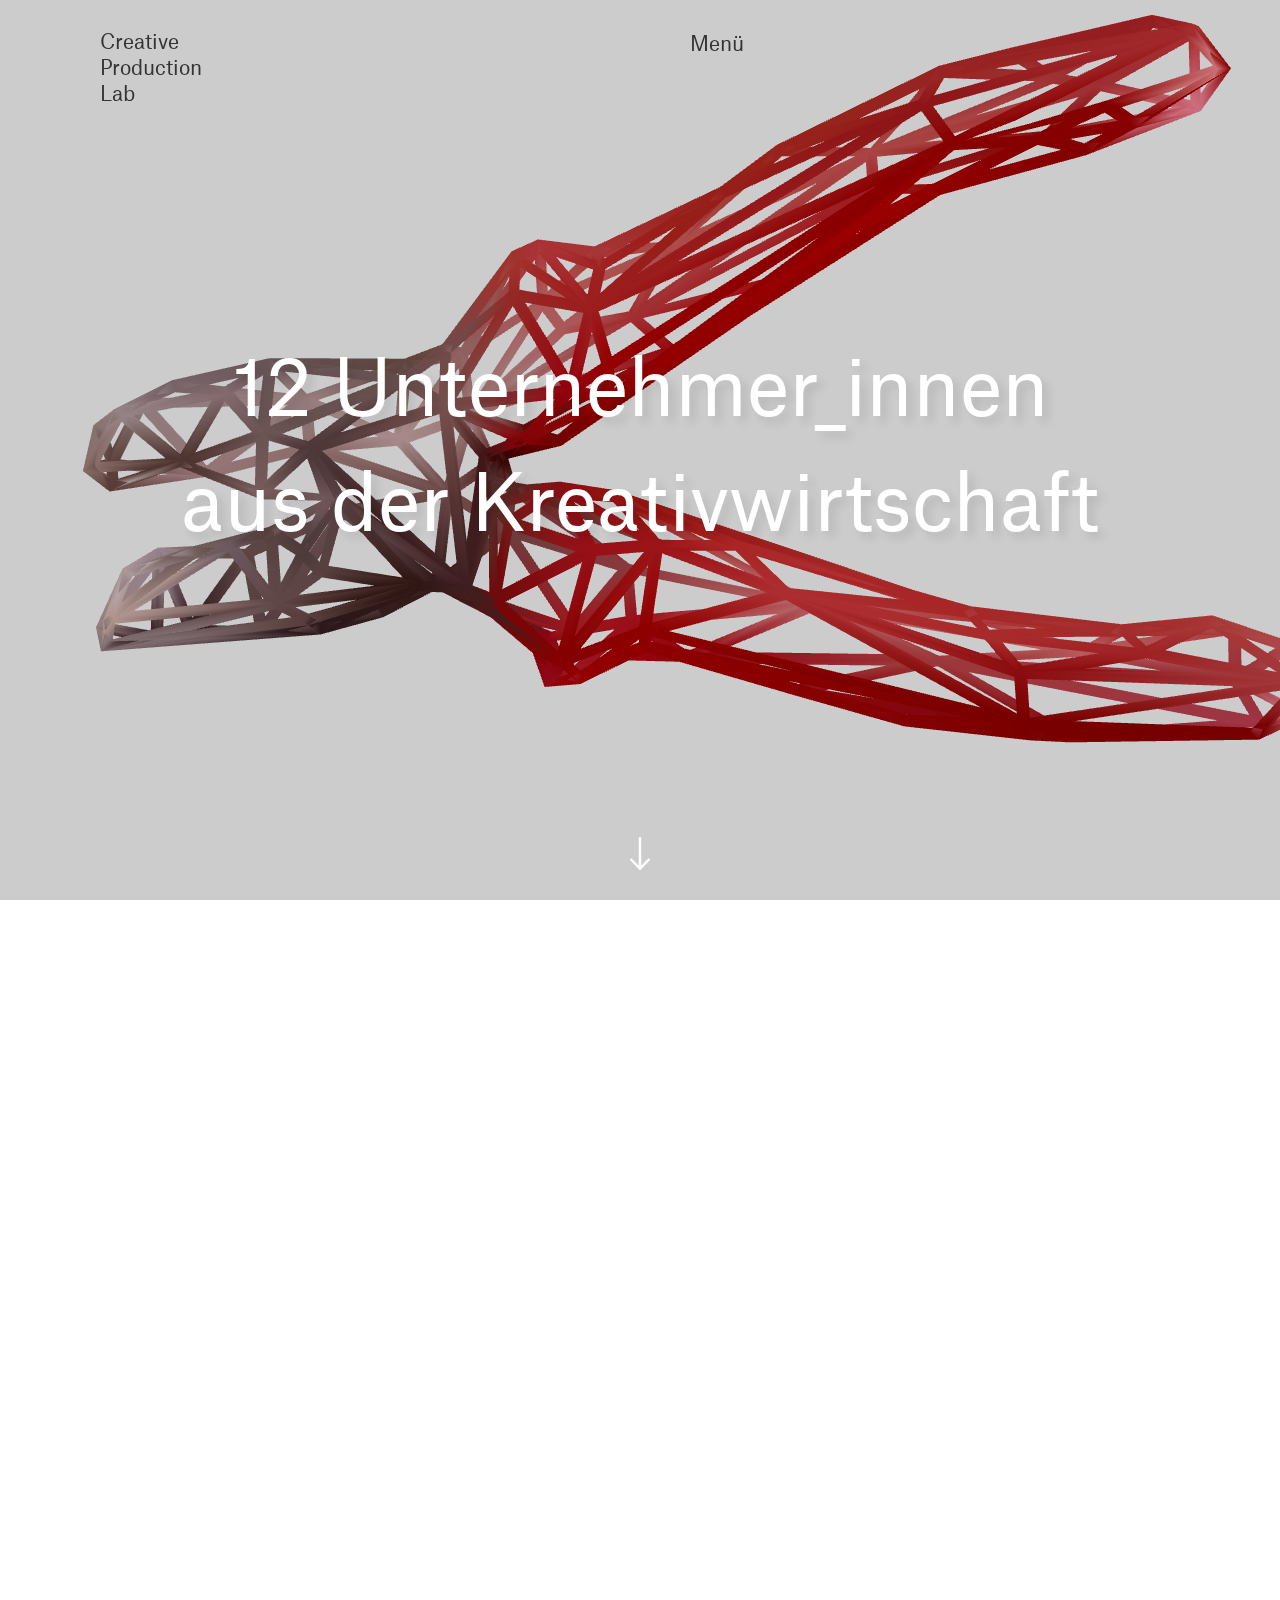
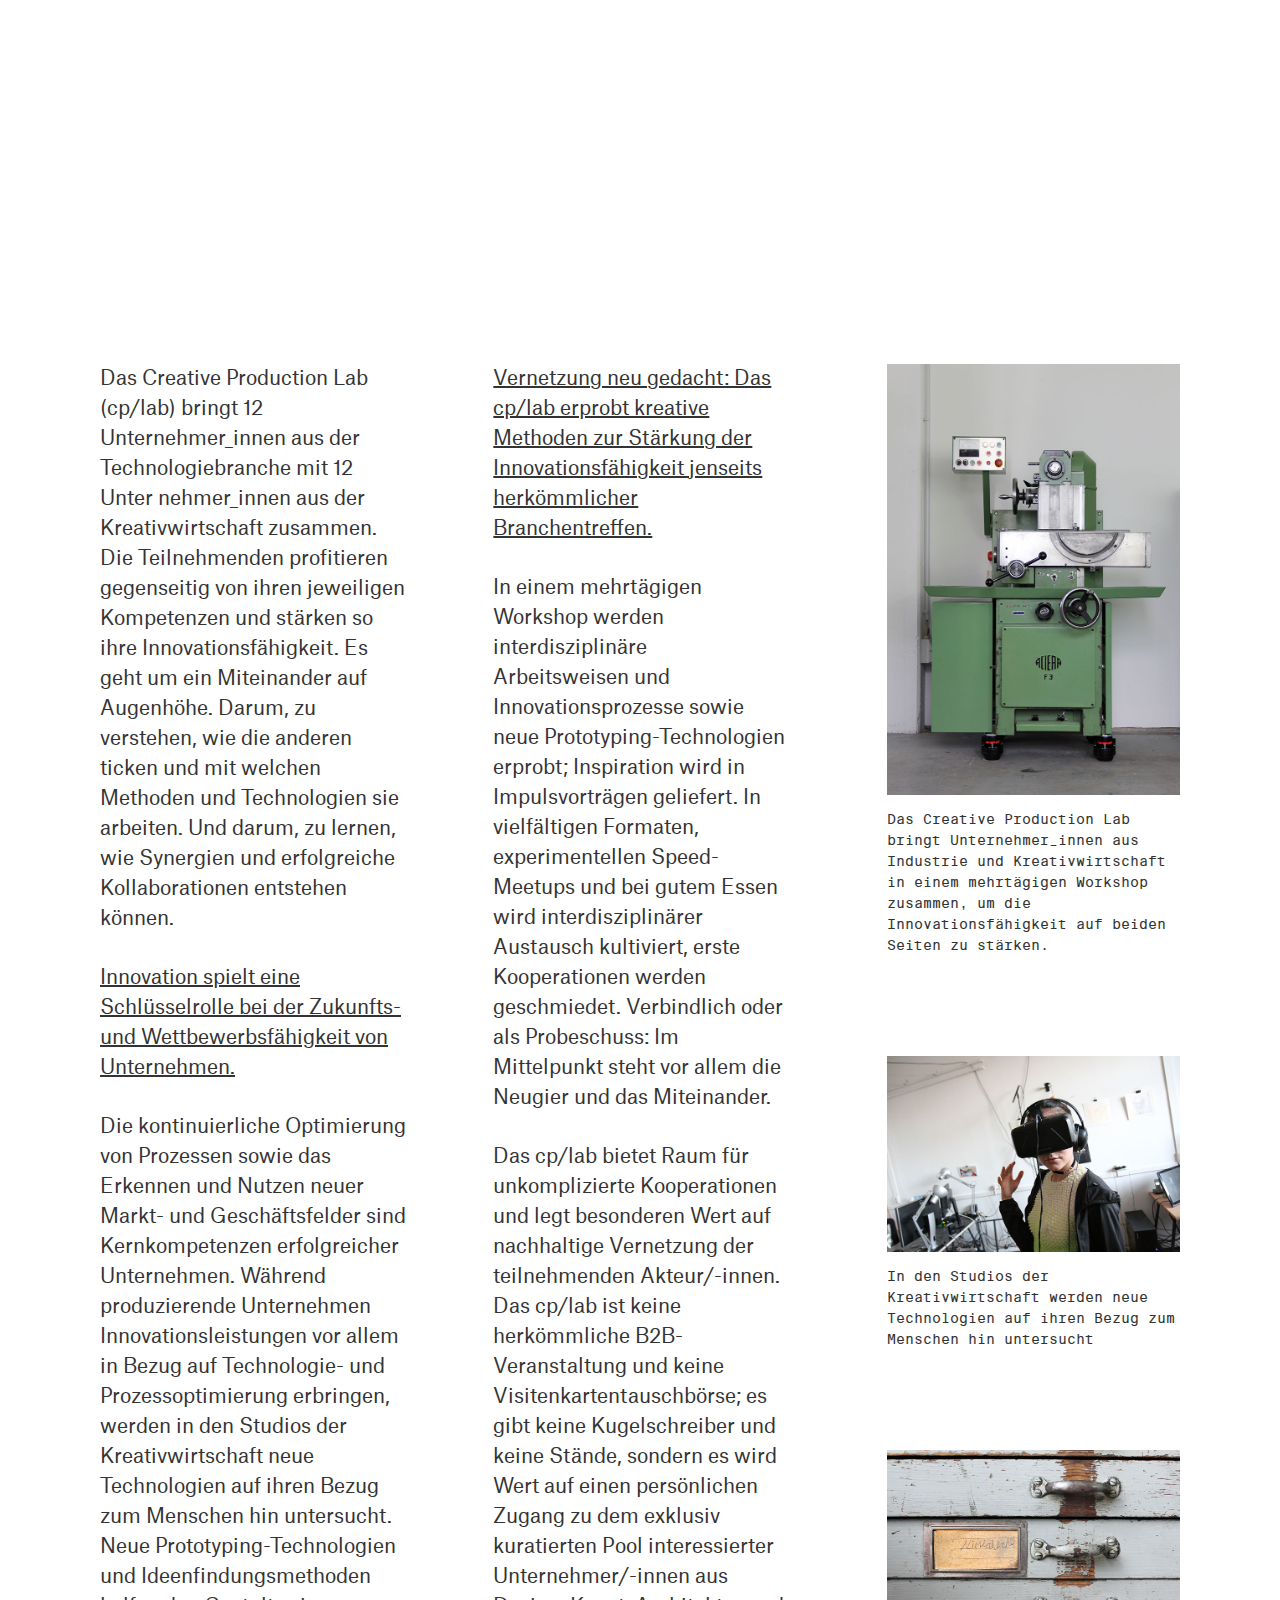
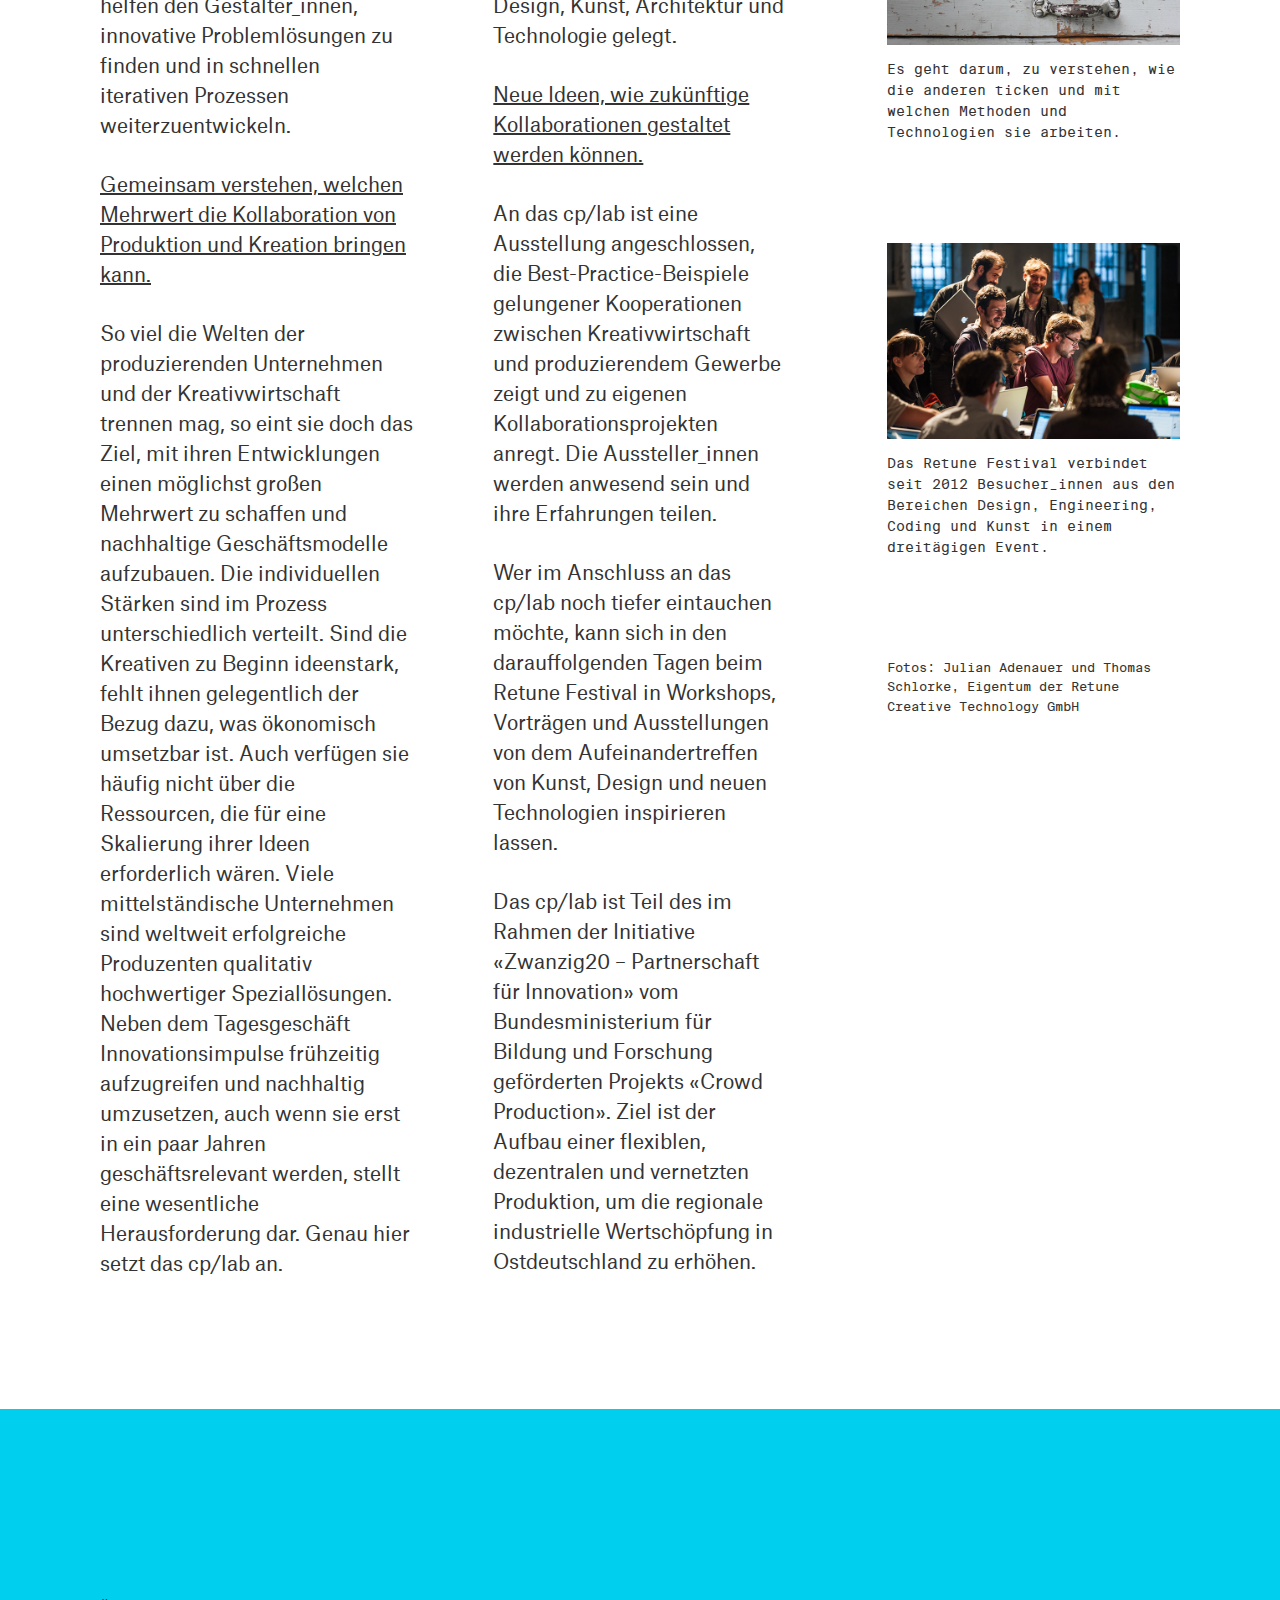
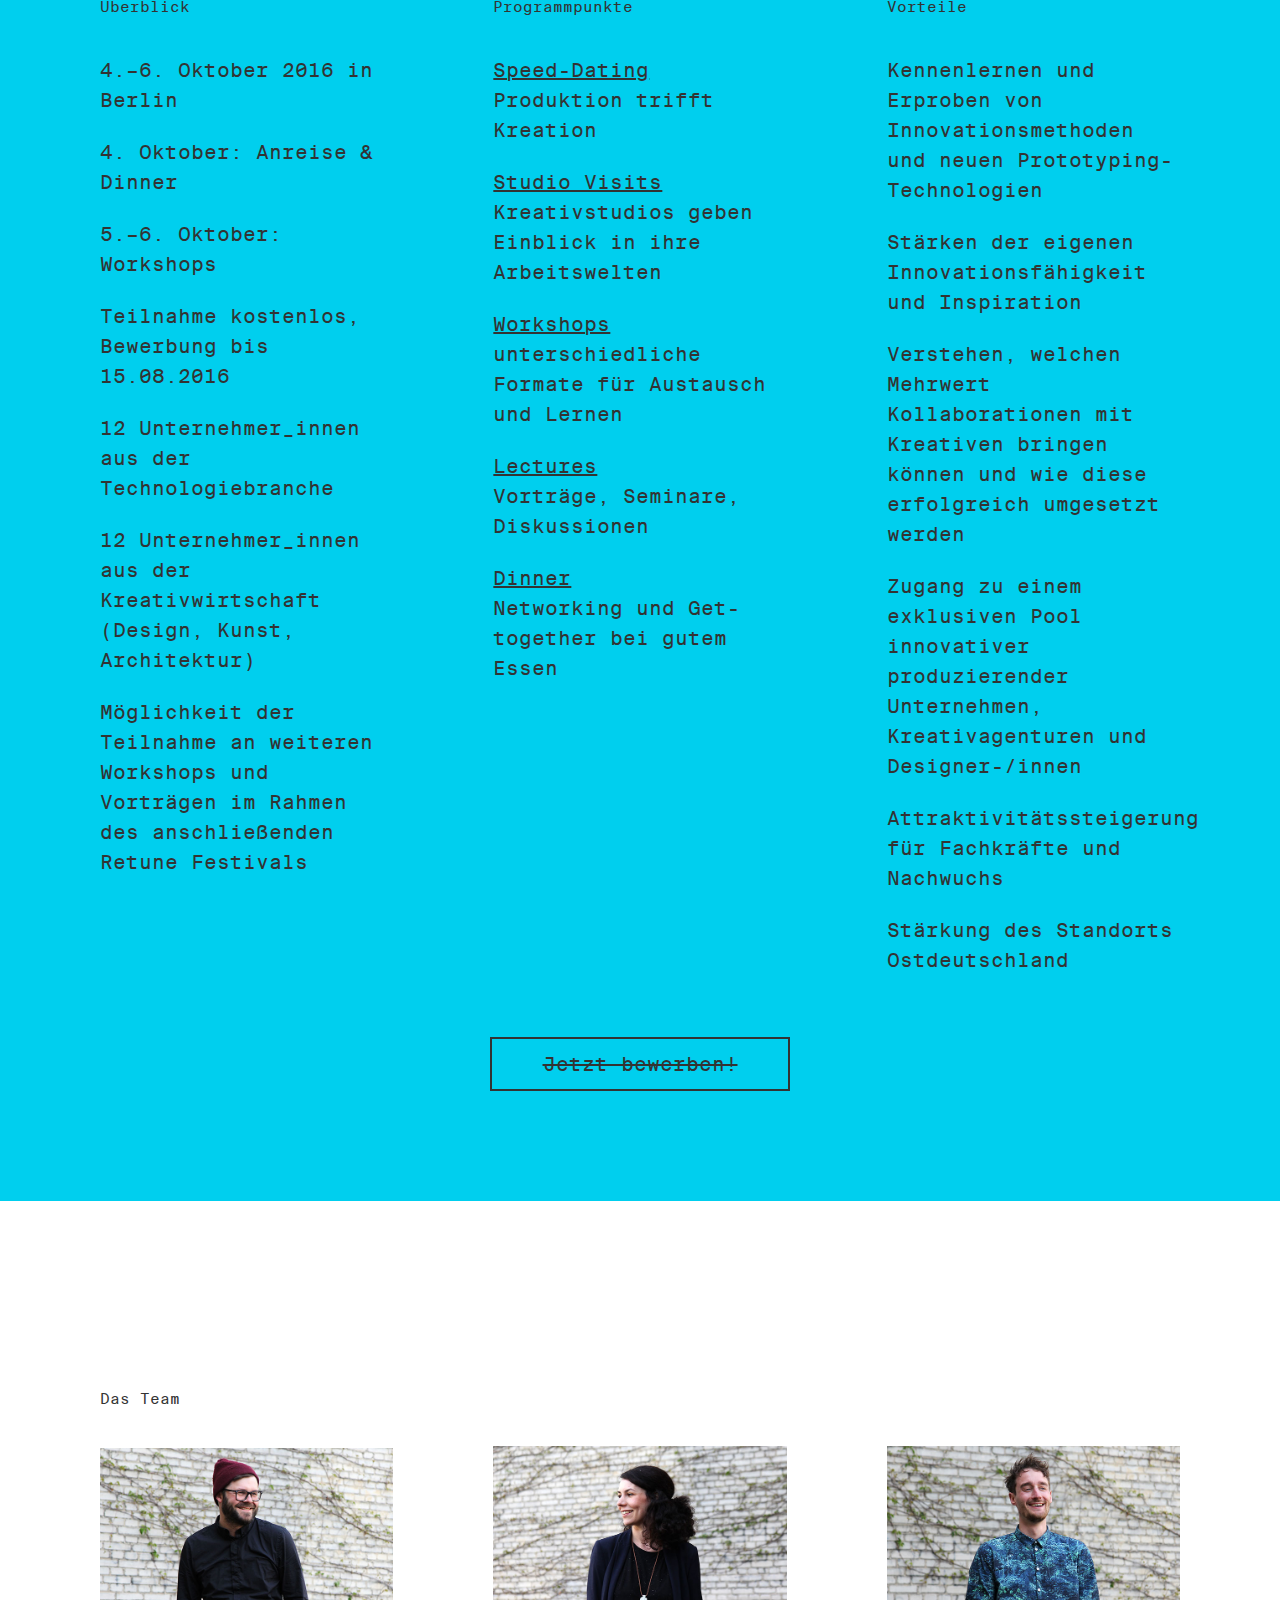
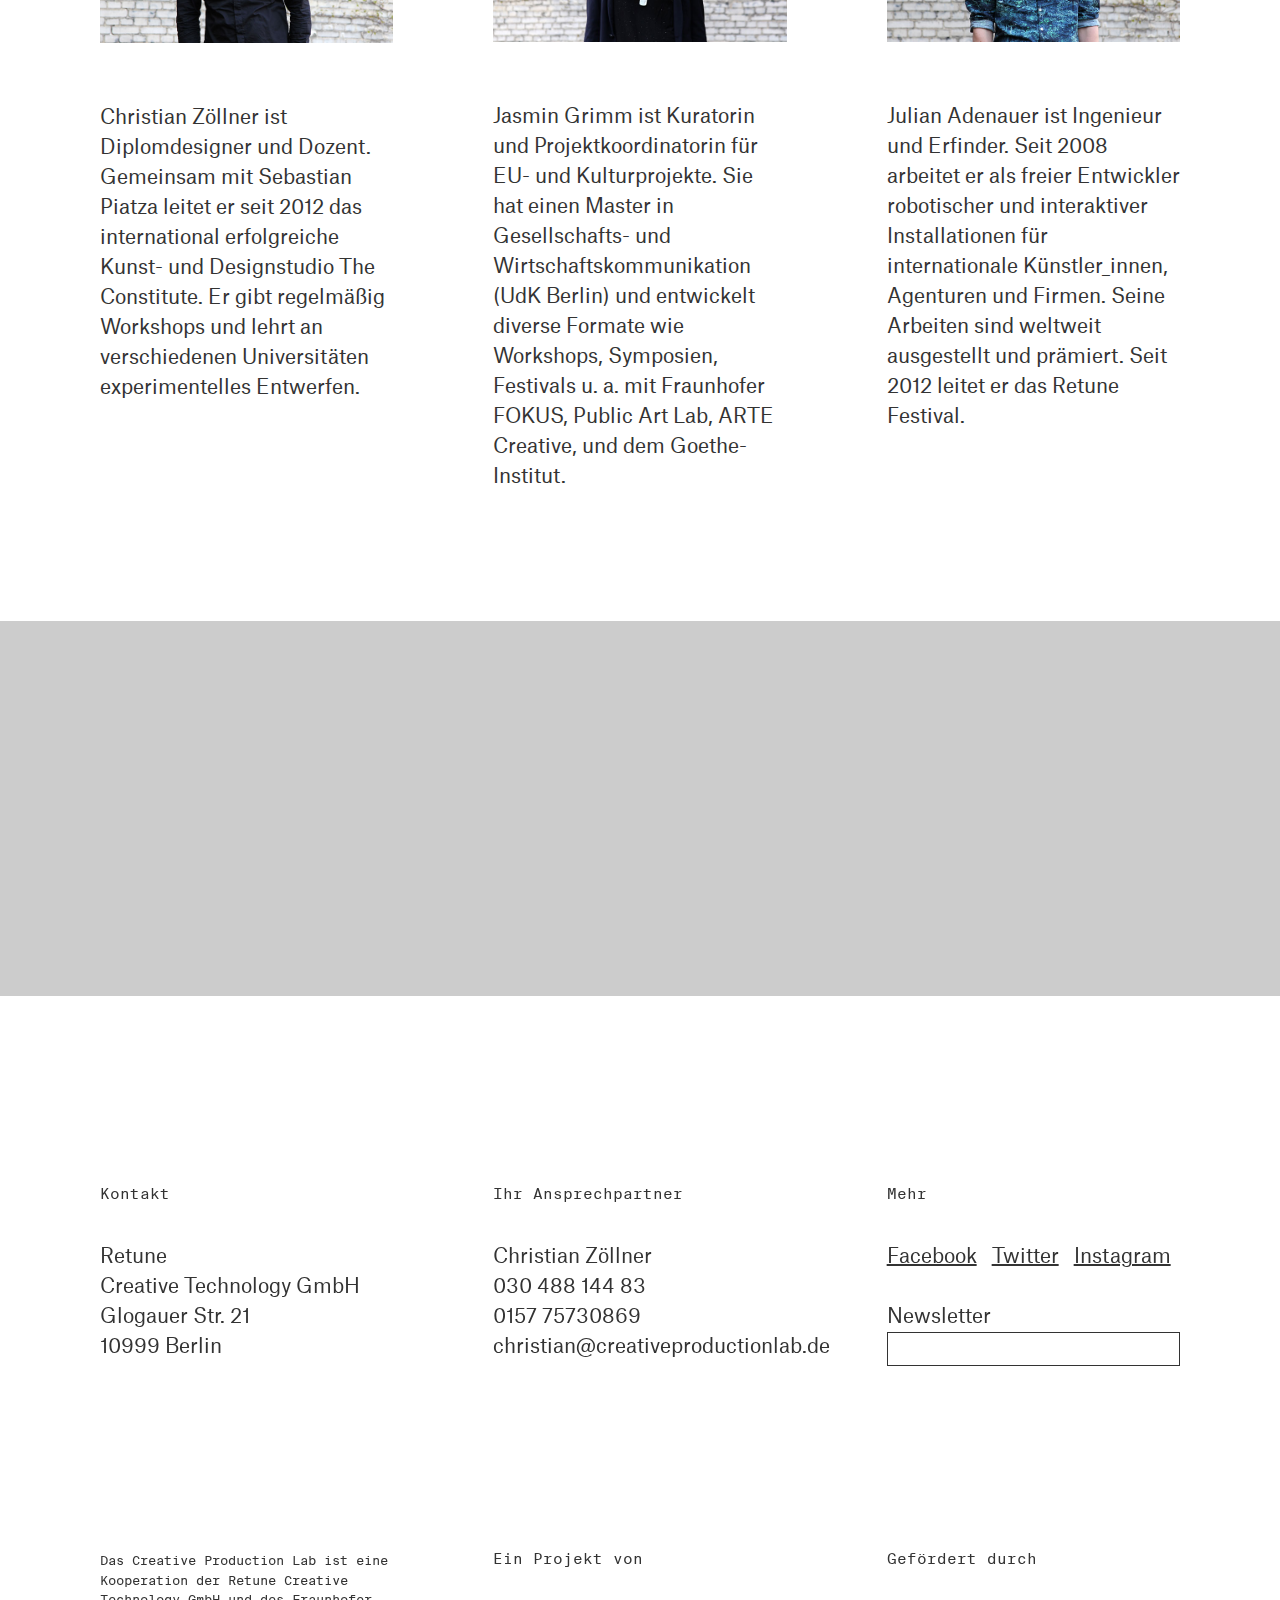
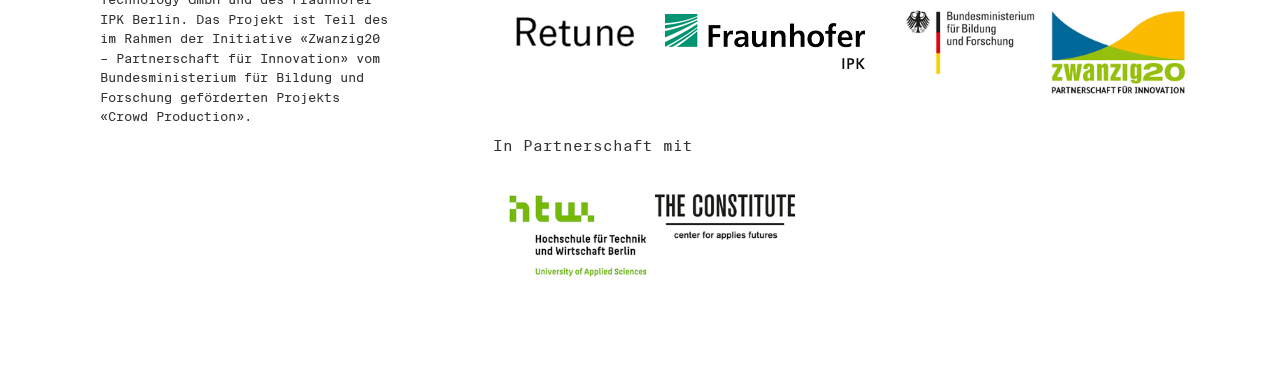
<file: index.html>
<!DOCTYPE html>
<html lang="de">
  <head>
    <meta charset="utf-8">
    <meta http-equiv="X-UA-Compatible" content="IE=edge">
    <meta name="viewport" content="width=device-width, initial-scale=1">
    <link rel="icon" href="img/favicon.png" type="image/png">
    <!-- The above 3 meta tags *must* come first in the head; any other head content must come *after* these tags -->
    <title>Creative Production Lab</title>

    <!-- Bootstrap -->
    <link href="css/bootstrap.min.css" rel="stylesheet">

    <link rel="stylesheet" type="text/css" href="fonts/1603-DTVTFN.css">
    <link rel="stylesheet" type="text/css" href="css/style.css">

    <!-- HTML5 shim and Respond.js for IE8 support of HTML5 elements and media queries -->
    <!-- WARNING: Respond.js doesn't work if you view the page via file:// -->
    <!--[if lt IE 9]>
      <script src="https://oss.maxcdn.com/html5shiv/3.7.2/html5shiv.min.js"></script>
      <script src="https://oss.maxcdn.com/respond/1.4.2/respond.min.js"></script>
    <![endif]-->
    <meta name="google-site-verification" content="kJuypZVfOmufmyXw8jL5fl2wRePA2HCjH1PkHyrjp8w" />
  </head>
  <body>
    <div class="container-fluid">
      <div id="menuoverlay">
        <div class="innerOverlay">
          <a id="hideMenu" href="#">Schließen</a>
          <ul>
            <li><a href="#description" class="smooth">Information</a></li>
            <li><a href="#overview" class="smooth">Überblick</a></li>
            <li><a href="#team" class="smooth">Team</a></li>
            <li><a href="#contact" class="smooth">Kontakt</a></li>
            <li style="text-decoration:line-through;">Jetzt bewerben!</li>
          </ul>

          <ul class="social">
            <li><a href="https://www.facebook.com/creativeproductionlab/">Facebook</a></li>
            <li><a href="https://twitter.com/cplberlin">Twitter</a></li>
            <li><a href="https://www.instagram.com/creativeproductionlab/">Instagram</a></li><br/>
            <li class="imprint"><a href="impressum.html">Impressum</a></li>
          </ul>
        </div>
      </div>

      <div class="nav">
        <h1><a href="#landingpage" class="smooth">Creative<br/>Production<br/>Lab</a></h1>
        <div class="menubutton"><a id="showMenu" title="Show Menu" href="#">Menü</a></div>
      </div>

      <div class="row" id="landingpage">
        <div class="carousel-wrap">
          <div id="carousel" class="carousel slide" data-ride="carousel" data-interval="3000" data-pause="false">
            <div class="carousel-inner" role="listbox">
              <div class="item active">
                  12 Unternehmer_innen<br/>aus der Kreativwirtschaft
              </div>
              <div class="item">
                  12 Unternehmer_innen<br/>aus produzierenden Betrieben
              </div>
              <div class="item">
                  Teilnahme kostenlos<br/>Bewerbung bis 15. August 2016
              </div>
              <div class="item">
                  4.–6. Oktober 2016<br/>in Berlin
              </div>
            </div>
          </div>
        </div> <!-- /carousel-wrap -->
        <div class="jump-down"><a href="#large-video" class="smooth"><img src="img/arrow.png" alt="jump to content"/></a></div>
      </div>

      <div class="row" id="large-video">
        <div class="col-lg-12 embed-responsive embed-responsive-16by9">
          <iframe class="embed-responsive-item" src="https://player.vimeo.com/video/207600647" frameborder="0" webkitallowfullscreen mozallowfullscreen allowfullscreen></iframe>
        </div>
      </div>

      <div class="row" id="description">
        <div class="col-lg-8 col-sm-6">

          <div class="row">
            <div class="col-lg-6">
              <p>Das Creative Production Lab (cp/lab) bringt 12 Unternehmer_innen aus der Technologiebranche mit 12 Unter­ nehmer_innen aus der Kreativwirt­schaft zusammen. Die Teilnehmen­den profitieren gegenseitig von ihren jeweiligen Kompetenzen und stärken so ihre Innovationsfähigkeit. Es geht um ein Miteinander auf Augenhöhe. Darum, zu verstehen, wie die anderen ticken und mit welchen Methoden und Technologien sie arbeiten. Und darum, zu lernen, wie Synergien und erfolgrei­che Kollaborationen entstehen können.</p>
              <p class="underline">Innovation spielt eine Schlüsselrolle bei der Zukunfts­- und Wettbewerbs­fähigkeit von Unternehmen.</p>
              <p>Die kontinuierliche Optimierung von Prozessen sowie das Erkennen und Nutzen neuer Markt- und Geschäftsfelder sind Kernkompetenzen erfolgreicher Unternehmen. Während produzierende Unternehmen Innovationsleistungen vor allem in Bezug auf Technologie- und Prozessoptimierung erbringen, werden in den Studios der Kreativwirtschaft neue Technologien auf ihren Bezug zum Menschen hin untersucht. Neue Prototyping-Technologien und Ideenfindungsmethoden helfen den Gestalter_innen, innovative Problemlösungen zu finden und in schnellen iterativen Prozessen weiterzuentwickeln.</p>
              <p class="underline">Gemeinsam verstehen, welchen Mehrwert die Kollaboration von Produktion und Kreation bringen kann.</p>
              <p>So viel die Welten der produzierenden Unternehmen und der Kreativwirtschaft trennen mag, so eint sie doch das Ziel, mit ihren Entwicklungen einen möglichst großen Mehrwert zu schaffen und nachhaltige Geschäftsmodelle aufzubauen. Die individuellen Stärken sind im Prozess unterschiedlich verteilt. Sind die Kreativen zu Beginn ideenstark, fehlt ihnen gelegentlich der Bezug dazu, was ökonomisch umsetzbar ist. Auch verfügen sie häufig nicht über die Ressourcen, die für eine Skalierung ihrer Ideen erforderlich wären. Viele mittelständische Unternehmen sind weltweit erfolgreiche Produzenten qualitativ hochwertiger Speziallösungen. Neben dem Tagesgeschäft Innovationsimpulse frühzeitig aufzugreifen und nachhaltig umzusetzen, auch wenn sie erst in ein paar Jahren geschäftsrelevant werden, stellt eine wesentliche Herausforderung dar. Genau hier setzt das cp/lab an.</p>
            </div>
            <div class="col-lg-6">
              <p class="underline">Vernetzung neu gedacht: Das cp/lab erprobt kreative Methoden zur Stärkung der Innovationsfähigkeit jenseits herkömmlicher Branchentreffen.</p>
              <p>In einem mehrtägigen Workshop werden interdisziplinäre Arbeitsweisen und Innovationsprozesse sowie neue Prototyping-Technologien erprobt; Inspiration wird in Impulsvorträgen geliefert. In vielfältigen Formaten, experimentellen Speed-Meetups und bei gutem Essen wird interdisziplinärer Austausch kultiviert, erste Kooperationen werden geschmiedet. Verbindlich oder als Probeschuss: Im Mittelpunkt steht vor allem die Neugier und das Miteinander.</p>
              <p>Das cp/lab bietet Raum für unkomplizierte Kooperationen und legt besonderen Wert auf nachhaltige Vernetzung der teilnehmenden Akteur/-innen. Das cp/lab ist keine herkömmliche B2B-Veranstaltung und keine Visitenkartentauschbörse; es gibt keine Kugelschreiber und keine Stände, sondern es wird Wert auf einen persönlichen Zugang zu dem exklusiv kuratierten Pool interessierter Unternehmer/-innen aus Design, Kunst, Architektur und Technologie gelegt.</p>
              <p class="underline">Neue Ideen, wie zukünftige Kollaborationen gestaltet werden können.</p>
              <p>An das cp/lab ist eine Ausstellung angeschlossen, die Best-Practice-Beispiele gelungener Kooperationen zwischen Kreativwirtschaft und produzierendem Gewerbe zeigt und zu eigenen Kollaborationsprojekten anregt. Die Aussteller_innen werden anwesend sein und ihre Erfahrungen teilen.</p>
              <p>Wer im Anschluss an das cp/lab noch tiefer eintauchen möchte, kann sich in den darauffolgenden Tagen beim Retune Festival in Workshops, Vorträgen und Ausstellungen von dem Aufeinandertreffen von Kunst, Design und neuen Technologien inspirieren lassen.</p>
              <p>Das cp/lab ist Teil des im Rahmen der Initiative «Zwanzig20 – Partnerschaft für Innovation» vom Bundesministerium für Bildung und Forschung geförderten Projekts «Crowd Production». Ziel ist der Aufbau einer flexiblen, dezentralen und vernetzten Produktion, um die regionale industrielle Wertschöpfung in Ostdeutschland zu erhöhen.</p>
            </div>
          </div>
        </div>
        <div class="col-lg-4 col-sm-6">
          <img class="img-responsive" src="img/machine.jpg" />
          <p class="caption">Das Creative Production Lab bringt Unternehmer_innen aus Industrie und Kreativwirtschaft in einem mehrtägigen Workshop zusammen, um die Innovationsfähigkeit auf beiden Seiten zu stärken.</p>
          <img class="img-responsive" src="img/vr.jpg" />
          <p class="caption">In den Studios der Kreativwirtschaft werden neue Technologien auf ihren Bezug zum Menschen hin untersucht</p>
          <img class="img-responsive" src="img/schubladen.jpg" />
          <p class="caption">Es geht darum, zu verstehen, wie die anderen ticken und mit welchen Methoden und Technologien sie arbeiten.</p>
          <img class="img-responsive" src="img/retune.jpg" />
          <p class="caption">Das Retune Festival verbindet seit 2012 Besucher_innen aus den Bereichen Design, Engineering, Coding und Kunst in einem dreitägigen Event.</p>
          <p class="caption credits">Fotos: Julian Adenauer und Thomas Schlorke, Eigentum der Retune Creative Technology GmbH</p>
        </div>

      </div>

      <div id="overview" class="row overview">
        <div class="col-lg-4 col-md-6">
          <h2>Überblick</h2>
          <ul>
            <li>4.–6. Oktober 2016 in Berlin</li>
            <li>4. Oktober: Anreise & Dinner</li>
            <li>5.–6. Oktober: Workshops</li>
            <li>Teilnahme kostenlos, Bewerbung bis 15.08.2016</li>
            <li>12 Unternehmer_innen aus der Technologiebranche</li>
            <li>12 Unternehmer_innen aus der Kreativwirtschaft (Design, Kunst, Architektur)</li>
            <li>Möglichkeit der Teilnahme an weiteren Workshops und Vorträgen im Rahmen des anschließenden Retune Festivals</li>
          </ul>
        </div>

        <div class="col-lg-4 col-md-6">
          <h2>Programmpunkte</h2>
          <ul>
            <li><em>Speed-Dating</em><br/>Produktion trifft Kreation</li>
            <li><em>Studio Visits</em><br/>Kreativstudios geben Einblick in ihre Arbeitswelten</li>
            <li><em>Workshops</em><br/>unterschiedliche Formate für Austausch und Lernen</li>
            <li><em>Lectures</em><br/>Vorträge, Seminare, Diskussionen</li>
            <li><em>Dinner</em><br/>Networking und Get-together bei gutem Essen</li>
          </ul>
        </div>

        <div class="col-lg-4 col-md-12">
          <h2>Vorteile</h2>
          <ul>
            <li>Kennenlernen 	und Erproben von Innovationsmethoden und neuen 	Prototyping-Technologien	</li>
            <li>Stärken der eigenen Innovationsfähigkeit und Inspiration</li>
            <li>Verstehen, welchen Mehrwert Kollaborationen mit Kreativen bringen können und 	wie diese erfolgreich umgesetzt werden</li>
            <li>Zugang zu einem exklusiven Pool innovativer produzierender Unternehmen, Kreativagenturen und Designer-/innen</li>
            <li>Attraktivitätssteigerung für Fachkräfte und Nachwuchs</li>
            <li>Stärkung des Standorts Ostdeutschland</li>
          <ul>
        </div>
      </div>



      <div class="row overview signupwrap">
        <div class="signup" style="text-decoration:line-through;">Jetzt bewerben!</div></a>
      </div>

      <div class="row" id="team">
        <div class="col-lg-4 col-md-6">
          <h2>Das Team</h2>
          <img src="img/christian.jpg" alt="christian zöllner" class="img-responsive" />
          <p>Christian Zöllner ist Diplomdesigner und Dozent. Gemeinsam mit Sebastian Piatza leitet er seit 2012 das international erfolgreiche Kunst- und Designstudio The Constitute. Er gibt regelmäßig Workshops und lehrt an verschiedenen Universitäten experimentelles Entwerfen.</p>
        </div>

        <div class="col-lg-4 col-md-6">
          <img src="img/jasmin.jpg" alt="jasmin grimm" class="img-responsive"/>
          <p>Jasmin Grimm ist Kuratorin und Projektkoordinatorin für EU- und Kulturprojekte. Sie hat einen Master in Gesellschafts- und Wirtschaftskommunikation (UdK Berlin)  und entwickelt diverse Formate wie Workshops, Symposien, Festivals u. a. mit Fraunhofer FOKUS, Public Art Lab, ARTE Creative, und dem Goethe-Institut.</p>
        </div>

        <!-- Add the extra clearfix for only the required viewport -->
        <div class="clearfix visible-md-block"></div>

        <div class="col-lg-4 col-md-6">
          <img src="img/julian.jpg" alt="julian adenauer" class="img-responsive"/>
          <p>Julian Adenauer ist Ingenieur und Erfinder. Seit 2008 arbeitet er als freier Entwickler robotischer und interaktiver Installationen für internationale Künstler_innen, Agenturen und Firmen. Seine Arbeiten sind weltweit ausgestellt und prämiert. Seit 2012 leitet er das Retune Festival.</p>
        </div>
      </div>

      <div id="contact" class="row contact">
        <div class="col-md-4">
          <h2>Kontakt</h2>
          <p>Retune<br/>Creative Technology GmbH<br/>Glogauer Str. 21<br/>10999 Berlin</p>
        </div>

        <div class="col-md-4">
          <h2>Ihr Ansprechpartner</h2>
          <p>Christian Zöllner<br/>030 488 144 83<br/>0157 75730869<br/>christian@creativeproductionlab.de</p>
        </div>

        <div class="col-md-4">
          <h2>Mehr</h2>
          <p><a href="https://www.facebook.com/creativeproductionlab/" class="social">Facebook</a><a href="https://twitter.com/cplberlin" class="social">Twitter</a><a href="https://www.instagram.com/creativeproductionlab/" class="social">Instagram</a></p>
          <p class="newsletter">Newsletter</p>
          <form action="//retune.us5.list-manage.com/subscribe/post?u=344c97a9c4c79593a4204e159&amp;id=c8276947ac" method="post" class="validate" target="_blank" novalidate>
          <input type="email" value="" name="EMAIL" class="required email" id="mce-EMAIL">
        </form>
        </div>
        <!-- Begin MailChimp Signup Form -->
<div id="mc_embed_signup">

</div>

<!--End mc_embed_signup-->
      </div>

      <div class="row credits">
        <div class="col-md-4">
          <p>Das Creative Production Lab ist eine Kooperation der Retune Creative Technology GmbH und des Fraunhofer IPK Berlin. Das Projekt ist Teil des im Rahmen der Initiative «Zwanzig20 – Partnerschaft für Innovation» vom Bundesministerium für Bildung und Forschung geförderten Projekts «Crowd Production».</p>
        </div>

        <div class="col-md-4">
          <h2>Ein Projekt von</h2>
          <div class="row">
            <div class="col-lg-6">
              <a href="http://retune.de" target="_blank"><img src="img/retune.png" alt="Logo Retune" /></a>
            </div>
            <div class="col-lg-6  ">
              <a href="http://www.ipk.fraunhofer.de/startseite/" target="_blank"><img src="img/Fraunhofer-IPK.png" alt="Logo Fraunhofer IPK" /></a>
            </div>
          </div>

          <h2>In Partnerschaft mit</h2>
          <div class="row">
            <div class="col-lg-6">
              <a href="https://www.htw-berlin.de" target="_blank"><img style="width:140px;" src="img/htw-berlin.jpg" alt="Logo HTW Berlin" /></a>
            </div>
            <div class="col-lg-6">
              <a href="http://www.theconstitute.org" target="_blank"><img style="width:140px;" src="img/constitute-logo.jpg" alt="Logo The Constitute" /></a>
            </div>
          </div>
        </div>

        <div class="col-md-4">
          <h2>Gefördert durch</h2>
          <div class="row">
            <div class="col-lg-6">
              <a href="https://www.bmbf.de" target="_blank"><img src="img/BMBF.png" style="width:140px;" alt="Logo Bundesministerium für Bildung und Forschung"/></a>
            </div>
            <div class="col-lg-6  ">
              <a href="http://www.unternehmen-region.de/de/7732.php" target="_blank"><img style="width:140px;" src="img/zwanzig20.png" alt="Logo zwanzig20 - Partnerschaft für Innovation"/></a>
            </div>
          </div>
        </div>
      </div>

    </div>

    <!-- jQuery (necessary for Bootstrap's JavaScript plugins) -->
    <script src="https://ajax.googleapis.com/ajax/libs/jquery/1.11.3/jquery.min.js"></script>
    <!-- Include all compiled plugins (below), or include individual files as needed -->

    <!-- <script src="js/jquery-3.0.0.min.js"></script> -->
    <script src="js/bootstrap.min.js"></script>
    <script src="js/three.min.js"></script>
    <script src="js/collada/Animation.js"></script>
    <script src="js/collada/AnimationHandler.js"></script>
    <script src="js/collada/KeyFrameAnimation.js"></script>
    <script src="js/ColladaLoader.js"></script>
    <script src="js/Detector.js"></script>
    <script src="js/zange.js"></script>
    <script src="js/scripts.js"></script>

    <!-- Analytics -->
    <script>
      (function(i,s,o,g,r,a,m){i['GoogleAnalyticsObject']=r;i[r]=i[r]||function(){
      (i[r].q=i[r].q||[]).push(arguments)},i[r].l=1*new Date();a=s.createElement(o),
      m=s.getElementsByTagName(o)[0];a.async=1;a.src=g;m.parentNode.insertBefore(a,m)
      })(window,document,'script','https://www.google-analytics.com/analytics.js','ga');

      ga('create', 'UA-79250066-1', 'auto');
      ga('send', 'pageview');
    </script>

  </body>
</html>
</file>
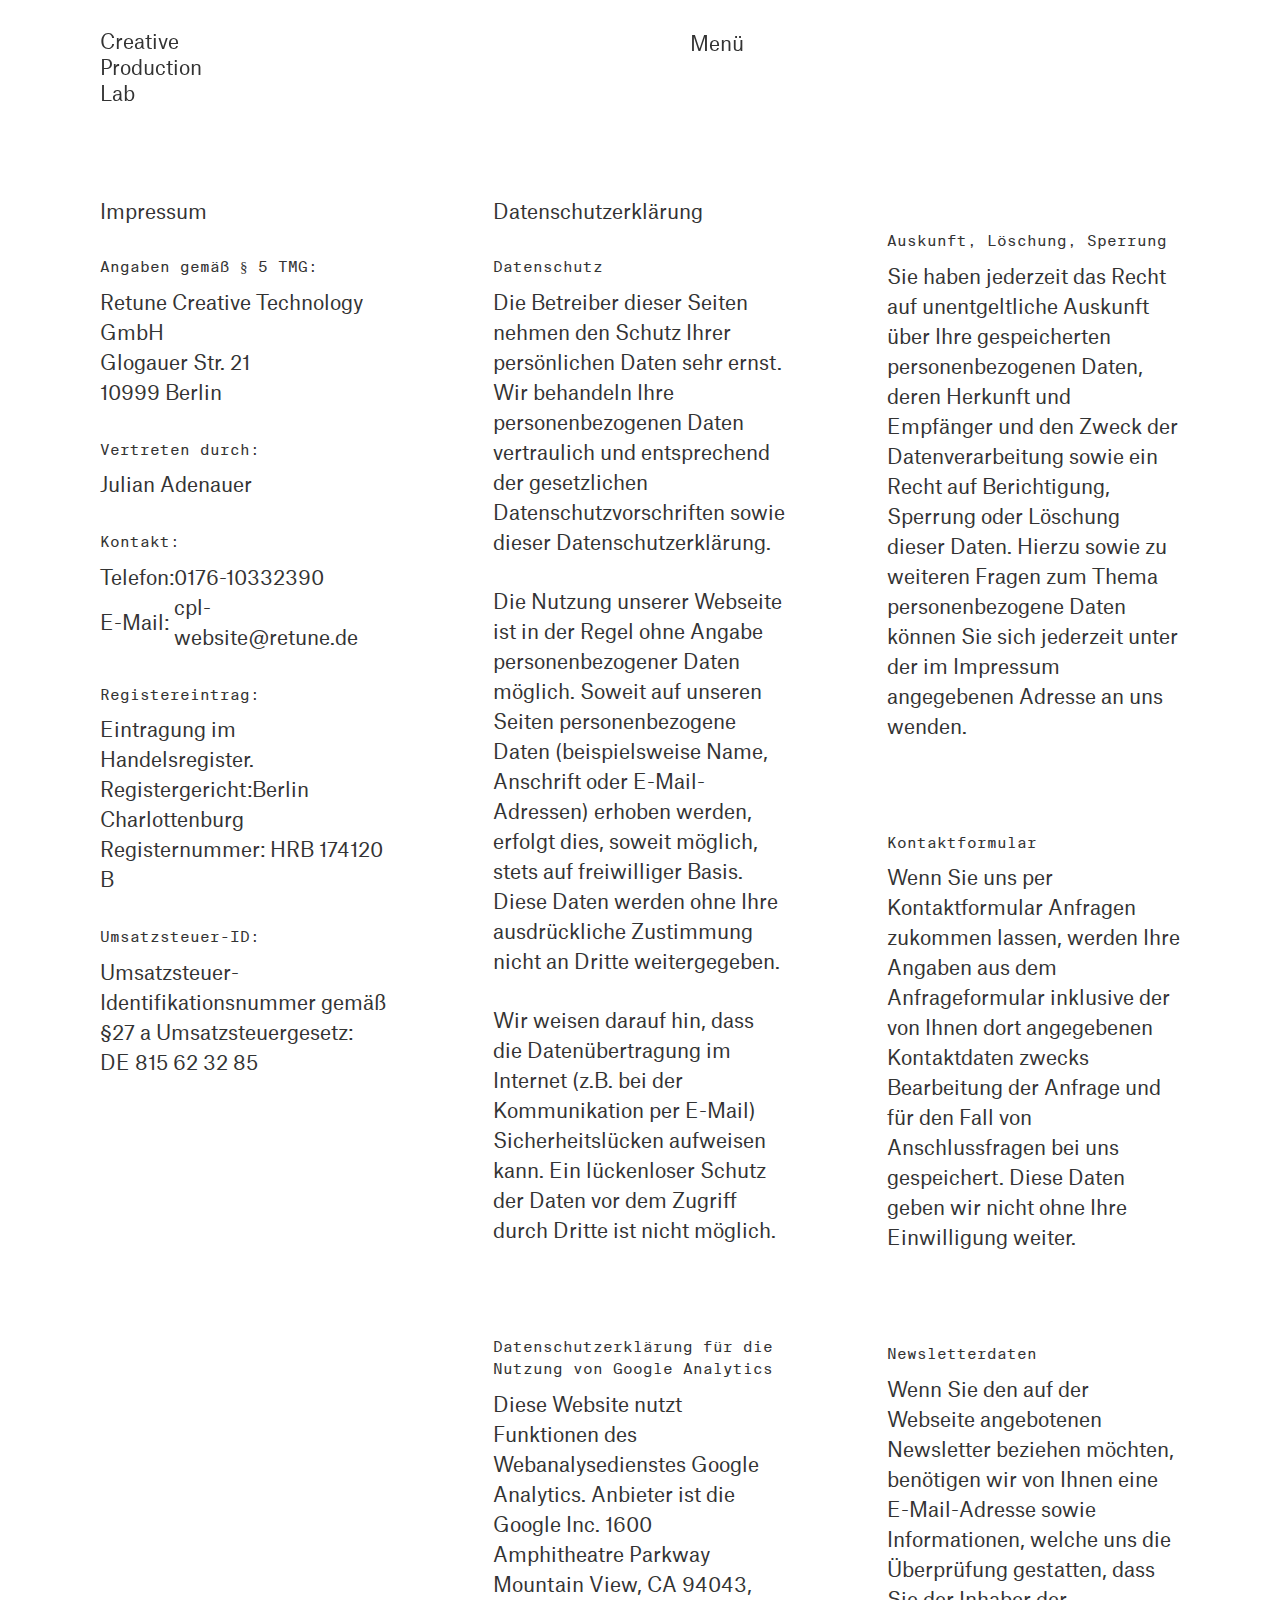
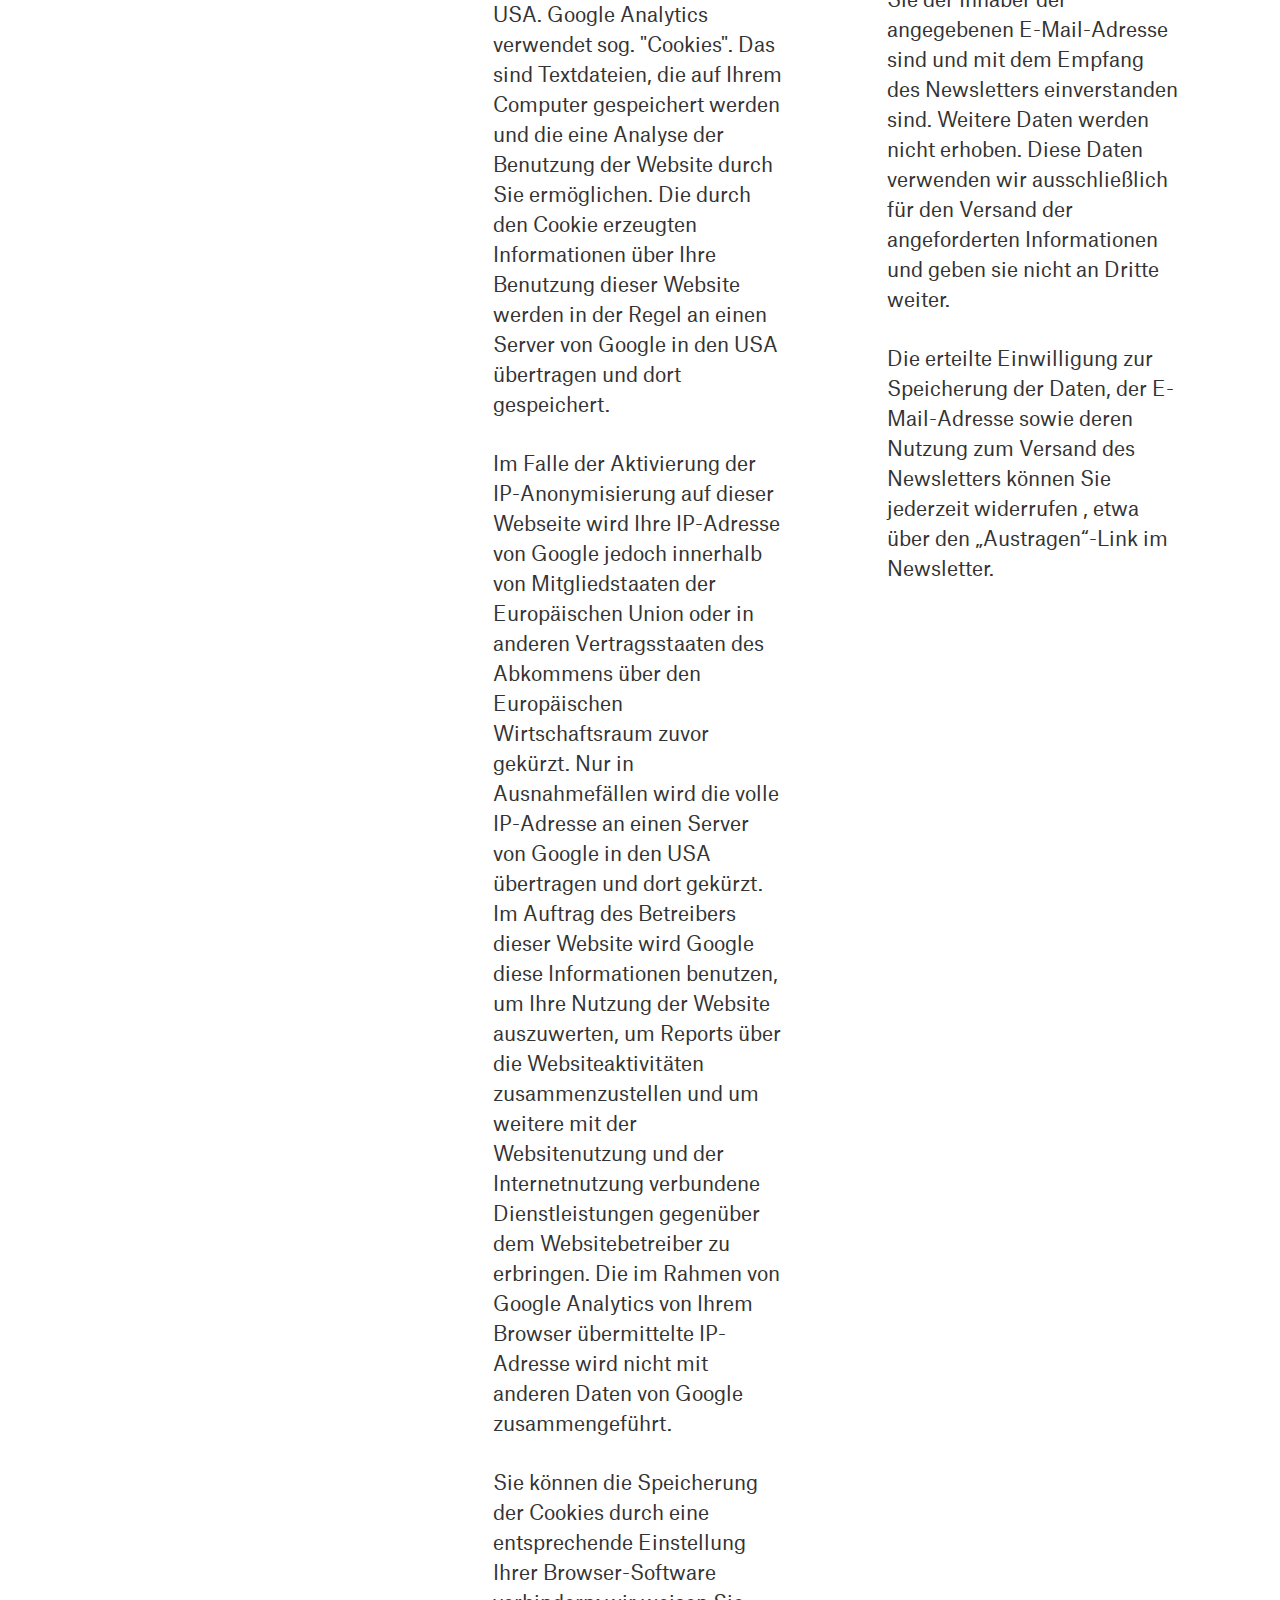
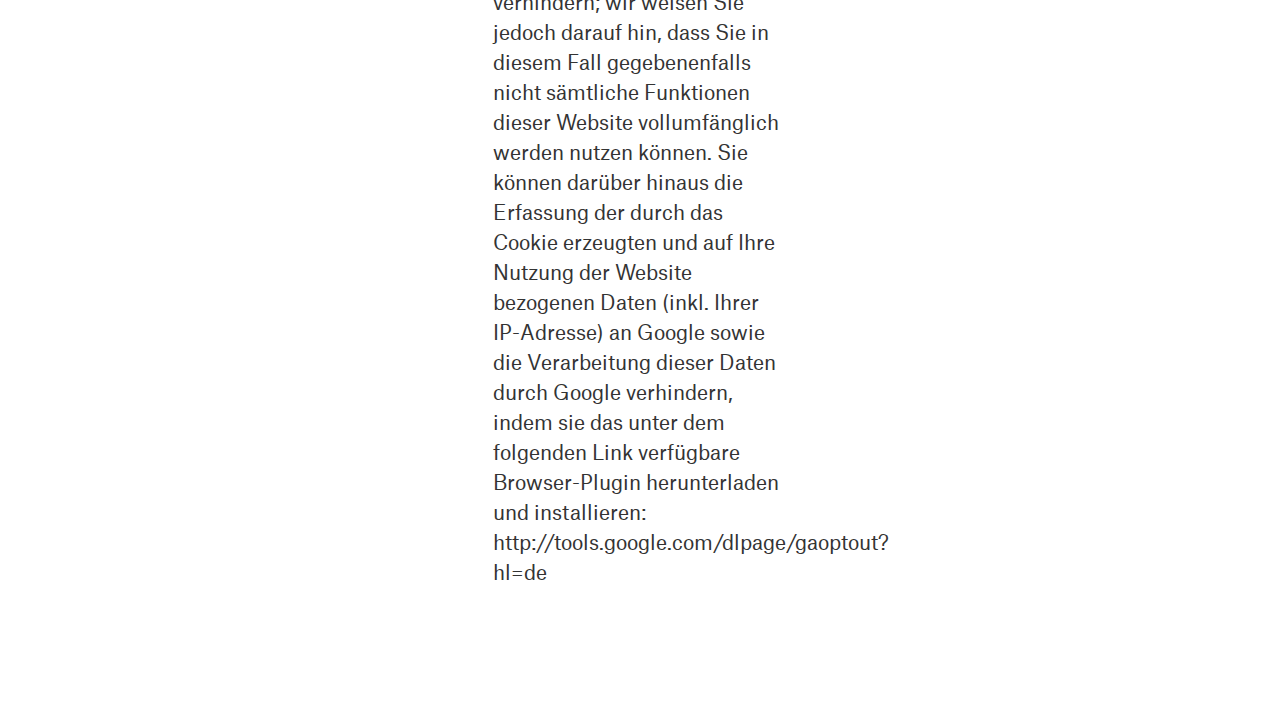
<file: impressum.html>
<!DOCTYPE html>
<html lang="de">
  <head>
    <meta charset="utf-8">
    <meta http-equiv="X-UA-Compatible" content="IE=edge">
    <meta name="viewport" content="width=device-width, initial-scale=1">
    <link rel="icon" href="img/favicon.png" type="image/png">
    <!-- The above 3 meta tags *must* come first in the head; any other head content must come *after* these tags -->
    <title>Creative Production Lab</title>

    <!-- Bootstrap -->
    <link href="css/bootstrap.min.css" rel="stylesheet">

    <link rel="stylesheet" type="text/css" href="fonts/1603-DTVTFN.css">
    <link rel="stylesheet" type="text/css" href="css/style.css">

    <!-- HTML5 shim and Respond.js for IE8 support of HTML5 elements and media queries -->
    <!-- WARNING: Respond.js doesn't work if you view the page via file:// -->
    <!--[if lt IE 9]>
      <script src="https://oss.maxcdn.com/html5shiv/3.7.2/html5shiv.min.js"></script>
      <script src="https://oss.maxcdn.com/respond/1.4.2/respond.min.js"></script>
    <![endif]-->
  </head>
  <body>
    <script src="js/jquery-3.0.0.min.js"></script>
    <script src="js/scripts.js"></script>

    <div class="container-fluid">

      <div id="menuoverlay">
        <div class="innerOverlay">
          <a id="hideMenu" href="#">Schließen</a>
          <ul>
            <li><a href="index.html#description">Information</a></li>
            <li><a href="index.html#overview">Überblick</a></li>
            <li><a href="index.html#team">Team</a></li>
            <li><a href="index.html#contact">Kontakt</a></li>
          </ul>
          <ul class="social">
            <li><a href="https://www.facebook.com/creativeproductionlab/">Facebook</a></li>
            <li><a href="https://twitter.com/cplberlin">Twitter</a></li>
            <li><a href="https://www.instagram.com/creativeproductionlab/">Instagram</a></li>
          </ul>
          <a href="impressum.html" class="imprint">Impressum</a>
        </div>
      </div>

      <div class="nav">
        <h1><a href="index.html">Creative<br/>Production<br/>Lab</a></h1>
        <div class="menubutton"><a id="showMenu" title="Show Menu" href="#">Menü</a></div>
      </div>

      <div id="imprint" class="row">
        <div class="col-md-4">
          <h1>Impressum</h1>
          <h2>Angaben gemäß § 5 TMG:</h2>
          <p>Retune Creative Technology GmbH<br />
          Glogauer Str. 21<br />
          10999 Berlin
          </p>
          <h2>Vertreten durch:</h2>
          <p>Julian Adenauer</p>
          <h2>Kontakt:</h2>
          <table><tr>
          <td>Telefon:</td>
          <td>0176-10332390</td></tr>
          <tr><td>E-Mail:</td>
          <td>cpl-website@retune.de</td>
          </tr></table>
          <h2>Registereintrag:</h2>
          <p>Eintragung im Handelsregister. <br />Registergericht:Berlin Charlottenburg <br />Registernummer: HRB 174120 B</p>
          <h2>Umsatzsteuer-ID:</h2>
          <p>Umsatzsteuer-Identifikationsnummer gemäß §27 a Umsatzsteuergesetz:<br />
          DE 815 62 32 85</p>

        </div>

        <div class="col-md-4">
          <h1>Datenschutzerklärung</h1>
          <h2>Datenschutz</h2><p>Die Betreiber dieser Seiten nehmen den Schutz Ihrer persönlichen Daten sehr ernst. Wir behandeln Ihre personenbezogenen Daten vertraulich und entsprechend der gesetzlichen Datenschutzvorschriften sowie dieser Datenschutzerklärung.</p> <p>Die Nutzung unserer Webseite ist in der Regel ohne Angabe personenbezogener Daten möglich. Soweit auf unseren Seiten personenbezogene Daten (beispielsweise Name, Anschrift oder E-Mail-Adressen) erhoben werden, erfolgt dies, soweit möglich, stets auf freiwilliger Basis. Diese Daten werden ohne Ihre ausdrückliche Zustimmung nicht an Dritte weitergegeben.</p> <p>Wir weisen darauf hin, dass die Datenübertragung im Internet (z.B. bei der Kommunikation per E-Mail) Sicherheitslücken aufweisen kann. Ein lückenloser Schutz der Daten vor dem Zugriff durch Dritte ist nicht möglich.</p><p> </p>
          <h2>Datenschutzerklärung für die Nutzung von Google Analytics</h2><p>Diese Website nutzt Funktionen des  Webanalysedienstes Google Analytics. Anbieter ist die Google Inc. 1600 Amphitheatre Parkway Mountain View, CA 94043, USA. Google Analytics verwendet sog. "Cookies". Das sind Textdateien, die auf Ihrem Computer gespeichert werden und die eine Analyse der Benutzung der Website durch Sie ermöglichen. Die durch den Cookie erzeugten Informationen über Ihre Benutzung dieser Website werden in der Regel an einen Server von Google in den USA übertragen und dort gespeichert.</p> <p>Im Falle der Aktivierung der IP-Anonymisierung auf dieser Webseite wird Ihre IP-Adresse von Google jedoch innerhalb von Mitgliedstaaten der Europäischen Union oder in anderen Vertragsstaaten des Abkommens über den Europäischen Wirtschaftsraum zuvor gekürzt. Nur in Ausnahmefällen wird die volle IP-Adresse an einen Server von Google in den USA übertragen und dort gekürzt. Im Auftrag des Betreibers dieser Website wird Google diese Informationen benutzen, um Ihre Nutzung der Website auszuwerten, um Reports über die Websiteaktivitäten zusammenzustellen und um weitere mit der Websitenutzung und der Internetnutzung verbundene Dienstleistungen gegenüber dem Websitebetreiber zu erbringen. Die im Rahmen von Google Analytics von Ihrem Browser übermittelte IP-Adresse wird nicht mit anderen Daten von Google zusammengeführt.</p> <p>Sie können die Speicherung der Cookies durch eine entsprechende Einstellung Ihrer Browser-Software verhindern; wir weisen Sie jedoch darauf hin, dass Sie in diesem Fall gegebenenfalls nicht sämtliche Funktionen dieser Website vollumfänglich werden nutzen können. Sie können darüber hinaus die Erfassung der durch das Cookie erzeugten und auf Ihre Nutzung der Website bezogenen Daten (inkl. Ihrer IP-Adresse) an Google sowie die Verarbeitung dieser Daten durch Google verhindern, indem sie das unter dem folgenden Link verfügbare Browser-Plugin herunterladen und installieren: <a href="http://tools.google.com/dlpage/gaoptout?hl=de" >http://tools.google.com/dlpage/gaoptout?hl=de</a></p><p> </p>
        </div>

        <div class="col-md-4">

          <h2>Auskunft, Löschung, Sperrung</h2><p>Sie haben jederzeit das Recht auf unentgeltliche Auskunft über Ihre gespeicherten personenbezogenen Daten, deren Herkunft und Empfänger und den Zweck der Datenverarbeitung sowie ein Recht auf Berichtigung, Sperrung oder Löschung dieser Daten. Hierzu sowie zu weiteren Fragen zum Thema personenbezogene Daten können Sie sich jederzeit unter der im Impressum angegebenen Adresse an uns wenden.</p> <p> </p>
          <h2>Kontaktformular</h2><p>Wenn Sie uns per Kontaktformular Anfragen zukommen lassen, werden Ihre Angaben aus dem Anfrageformular inklusive der von Ihnen dort angegebenen Kontaktdaten zwecks Bearbeitung der Anfrage und für den Fall von Anschlussfragen bei uns gespeichert. Diese Daten geben wir nicht ohne Ihre Einwilligung weiter.</p><p> </p>
          <h2>Newsletterdaten</h2><p>Wenn Sie den auf der Webseite angebotenen Newsletter beziehen möchten, benötigen wir von Ihnen eine E-Mail-Adresse sowie Informationen, welche uns die Überprüfung gestatten, dass Sie der Inhaber der angegebenen E-Mail-Adresse sind und mit dem Empfang des Newsletters einverstanden sind. Weitere Daten werden nicht erhoben. Diese Daten verwenden wir ausschließlich für den Versand der angeforderten Informationen und geben sie nicht an Dritte weiter.</p> <p>Die erteilte Einwilligung zur Speicherung der Daten, der E-Mail-Adresse sowie deren Nutzung zum Versand des Newsletters können Sie jederzeit widerrufen , etwa über den „Austragen“-Link im Newsletter.</p><p> </p>
        </div>

      </div> <!-- /row -->

    </div>

    <!-- jQuery (necessary for Bootstrap's JavaScript plugins) -->
    <script src="https://ajax.googleapis.com/ajax/libs/jquery/1.11.3/jquery.min.js"></script>
    <!-- Include all compiled plugins (below), or include individual files as needed -->
    <script src="js/bootstrap.min.js"></script>

    <!-- Analytics -->
    <script>
      (function(i,s,o,g,r,a,m){i['GoogleAnalyticsObject']=r;i[r]=i[r]||function(){
      (i[r].q=i[r].q||[]).push(arguments)},i[r].l=1*new Date();a=s.createElement(o),
      m=s.getElementsByTagName(o)[0];a.async=1;a.src=g;m.parentNode.insertBefore(a,m)
      })(window,document,'script','https://www.google-analytics.com/analytics.js','ga');

      ga('create', 'UA-79250066-1', 'auto');
      ga('send', 'pageview');
    </script>

  </body>
</html>
</file>
<file: fonts/1603-DTVTFN.css>
/*
        This font software is the property of Commercial Type.

        You may not modify the font software, use it on another website, or install it on a computer.

        License information is available at http://commercialtype.com/eula
        For more information please visit Commercial Type at http://commercialtype.com or email us at info[at]commercialtype.com

        Copyright (C) 2016 Schwartzco Inc.
        License: 1603-DTVTFN     
*/


@font-face {
  font-family: 'Atlas Grotesk Web';
  src: url('AtlasGrotesk-Regular-Web.eot');
  src: url('AtlasGrotesk-Regular-Web.eot?#iefix') format('embedded-opentype'),
       url('AtlasGrotesk-Regular-Web.woff2') format('woff2'),
       url('AtlasGrotesk-Regular-Web.woff') format('woff');
  font-weight:  400;
  font-style:   normal;
  font-stretch: normal;
}

.AtlasGrotesk-Regular-Web {
  font-family: 'Atlas Grotesk Web';
  font-weight:  400;
  font-style:   normal;
  font-stretch: normal;
}
</file>
<file: css/style.css>
@font-face {
  font-family: 'Suisse Mono';
  src: url('../fonts/SuisseIntlMono-Regular-WebS.eot');
  src: url('../fonts/SuisseIntlMono-Regular-WebS.eot?#iefix') format('embedded-opentype'),
       url('../fonts/SuisseIntlMono-Regular-WebS.woff2') format('woff2'),
       url('../fonts/SuisseIntlMono-Regular-WebS.woff') format('woff');
  font-style:   normal;
  font-stretch: normal;
}


html { height: 100%; }
body{ font-family: 'Atlas Grotesk Web'; font-weight: 400; font-style: normal; font-stretch: normal; font-size: 20px; line-height: 1.5; height: 100%;  background-color: #ccc;}
h1 { font-size: 20px; margin: 0; line-height: 1.3; font-weight: 400; }
h2 { font-family: 'Suisse Mono'; font-size: 15px; margin-bottom: 40px; font-weight: 400;}
a, a:hover, a:active, a:focus{ text-decoration: none; color: #333; }
ul { margin:0; padding: 0; }
ul li{ list-style-type: none; margin-bottom: 40px;}
em { font-style: normal; text-decoration: underline; }
p {margin-bottom: 29px;}

.row { padding: 0 50px; /*margin: 0 50px;*/ }
.row .row { padding: 0; margin: 0;} /* don't do the padding in nested rows */
.container-fluid { height: 100%; }
.col-md-4, .col-lg-8, .col-lg-4 { padding: 50px; }
.col-lg-8 .col-lg-6  { padding: 0; padding-left: 50px;}
.col-lg-8 .col-lg-6:first-child {padding-right: 30px; padding-left: 0;}
/*.col-md-4 .col-lg-6{padding:0;} /* partner logos */

@media (max-width: 1200px) {
  .col-lg-8 .col-lg-6 { padding-left: 0; padding-right: 0; }
  .col-lg-8 .col-lg-6:first-child { padding-right: 0; }
}

/****************
*  START PAGE
*****************/
#landingpage { height: 100%; padding: 0; /*background: url("../img/zange.jpg") no-repeat fixed center;*/ height: 100%;  }
canvas { background-color: #ccc; position: fixed; left:0; top: 0; z-index: -1;}
.carousel-wrap {display: table; width: 100%; height: 100%;}
.carousel { display: table-cell; text-align: center; vertical-align: middle; z-index: 3; text-shadow: 0.5vw 0.5vw 0.75vw rgba(0, 0, 0, 0.1);}
.carousel-inner { font-size: 50px; font-size: 6vw; color: white; }
.jump-down { position: absolute; bottom: 30px; z-index: 4; left: 50%; width: 20px; margin-left: -10px; text-align: center;}

/****************
* NAVIGATION
*****************/
.nav { position: fixed; width: 100%; top: 30px; left: 50px; z-index: 4; padding-left: 50px; }
#menuoverlay{ position: fixed; top:0; right:0; background-color: #20eb92; width: 50%; height:100%; z-index: 5; display: none; padding: 30px; }
#menuoverlay li { margin-bottom: 10px; font-family: 'Suisse Mono'; font-size: 3vw; }
#menuoverlay ul{ margin-top: 40px; }
#menuoverlay ul.social li{ display: block; float: left; font-size: 14px; margin-right: 20px; }
#menuoverlay .apply { color: white; }
.imprint{ clear: left;}
.innerOverlay{ position: absolute; top: 30px; left: 50px; }
.menubutton { position: absolute; top: 0px; left: 50%; z-index: 4; }

/****************
* DESCRIPTION
*****************/
#large-video, #description{ padding-top: 150px; background: white; padding-bottom: 50px;}
.underline { text-decoration: underline; }
.caption{ font-family: 'Suisse Mono'; font-size: 14px; margin-top: 14px; margin-bottom: 100px; }

/****************
* OVERVIEW
*****************/
.overview { font-family: 'Suisse Mono'; font-size: 20px; background-color: #00cfee; }
.signup{ position: relative; left: 50%; border: 2px solid #333; bottom: 10px; width: 300px; text-align: center; margin-left: -150px; padding: 10px 40px; margin-bottom: 100px; }
.signup:hover { background-color: white; color: black;}
.signupwrap { padding-top: 0; }
#overview {padding-top: 120px;line-height: 1.5;}
#overview ul li { margin-bottom: 22px;}

#team { background-color: white; padding-top: 120px; padding-bottom: 50px;}
#team .col-lg-4 {margin-top: 75px;}
#team .col-lg-4:first-child {margin-top: 0; }
#team img {margin-bottom: 60px;}
@media (max-width: 1200px) {
  #team .col-lg-4:last-child {margin-top: 0px;}
}


/****************
* CONTACT & CREDITS
*****************/
#contact { background-color: white; margin-top: 30%; padding-top: 120px;}
.contact input { width: 100%; border: 1px solid #333; }
a.social { text-decoration: underline; margin-right: 15px; }
p.newsletter{ margin-top: 30px; margin-bottom: 0;}
.credits { font-family: 'Suisse Mono'; font-size: 13px; background-color: white; padding-bottom: 50px;}
.credits p {margin-top: 60px;}
.credits .col-xs-6:first-child img {padding-right: 20px;}
.credits h2 {margin-top: 60px;}

#imprint { background-color: white; padding-top: 150px; }
#imprint h2 { margin: 30px 0 10px 0; line-height: 1.5;}

/* widescreen optimizations */
@media (min-width: 1900px) {
  body{ font-size: 30px; }
  h1 { font-size: 30px; }
  h2 { font-size: 18px; }
  p{margin-bottom: 44px;}
  /*#menuoverlay li { font-size: 60px;}*/
}

/* mobile optimizations */
@media (max-width: 768px) {
  .row {padding: 20px;}
  .nav {padding-left: 20px;}
  body{font-size: 16px;}
  .overview{font-size: 16px;}
  #overview ul{ margin-bottom: 80px; }
  h2{font-size: 12px; }
  h1 {font-size: 16px;}
  #menuoverlay{ width: 100%;}
  .col-md-4, .col-lg-8, .col-lg-4 { padding: 0px; }
  .nav {left: 0px;}
  #menuoverlay li{font-size: 20px;}
}
</file>
